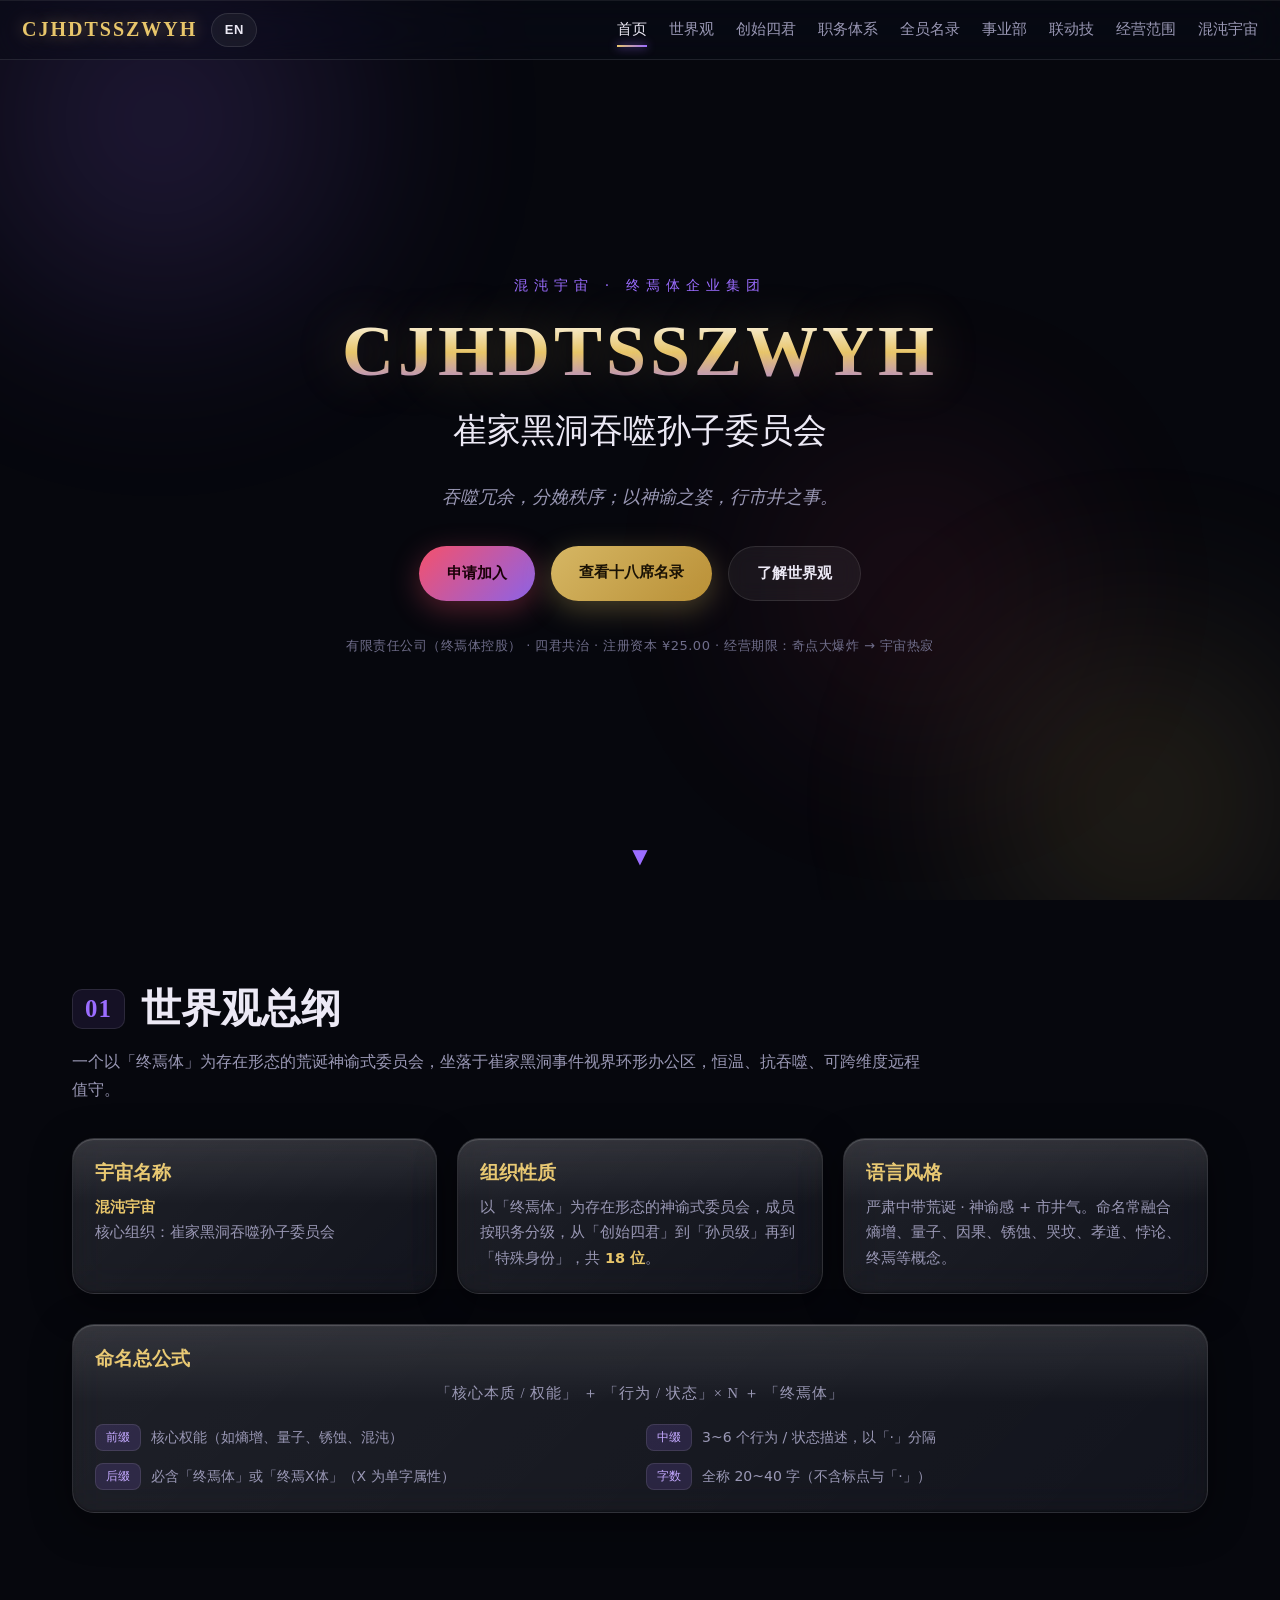
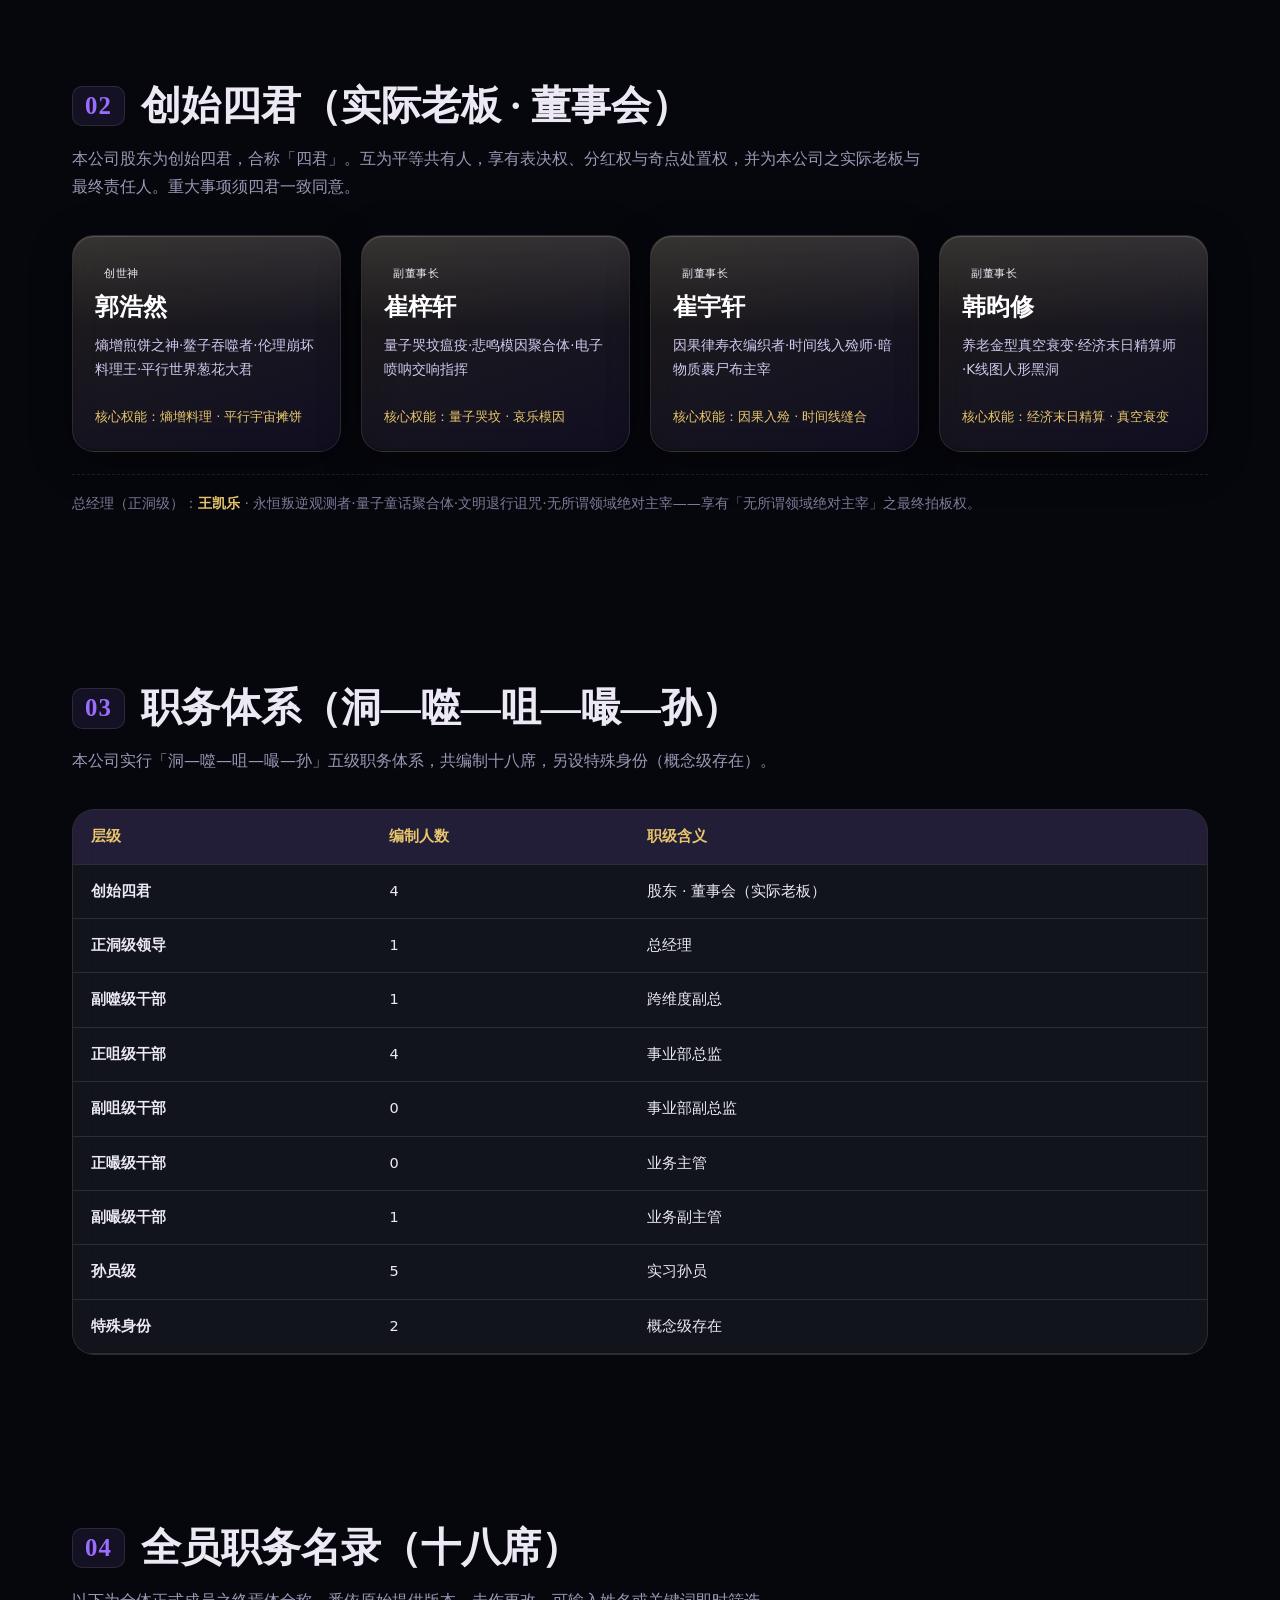
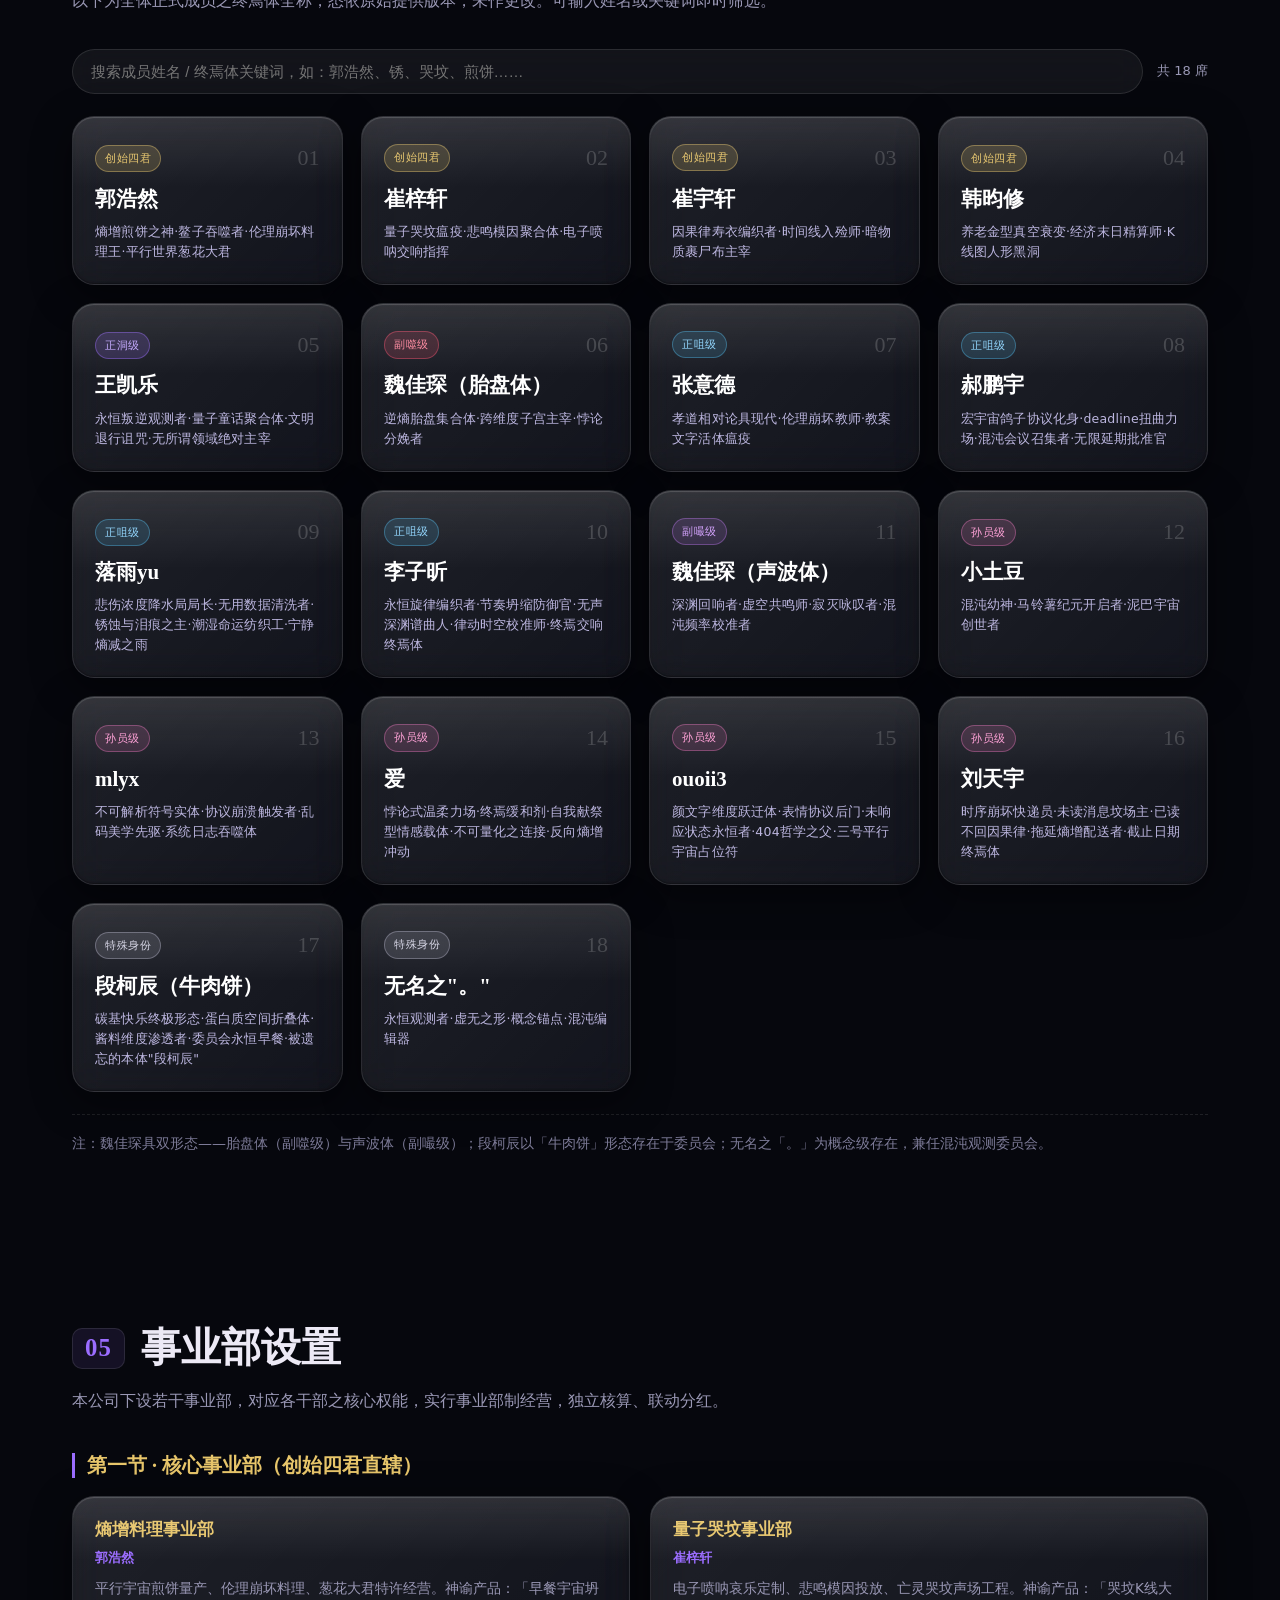
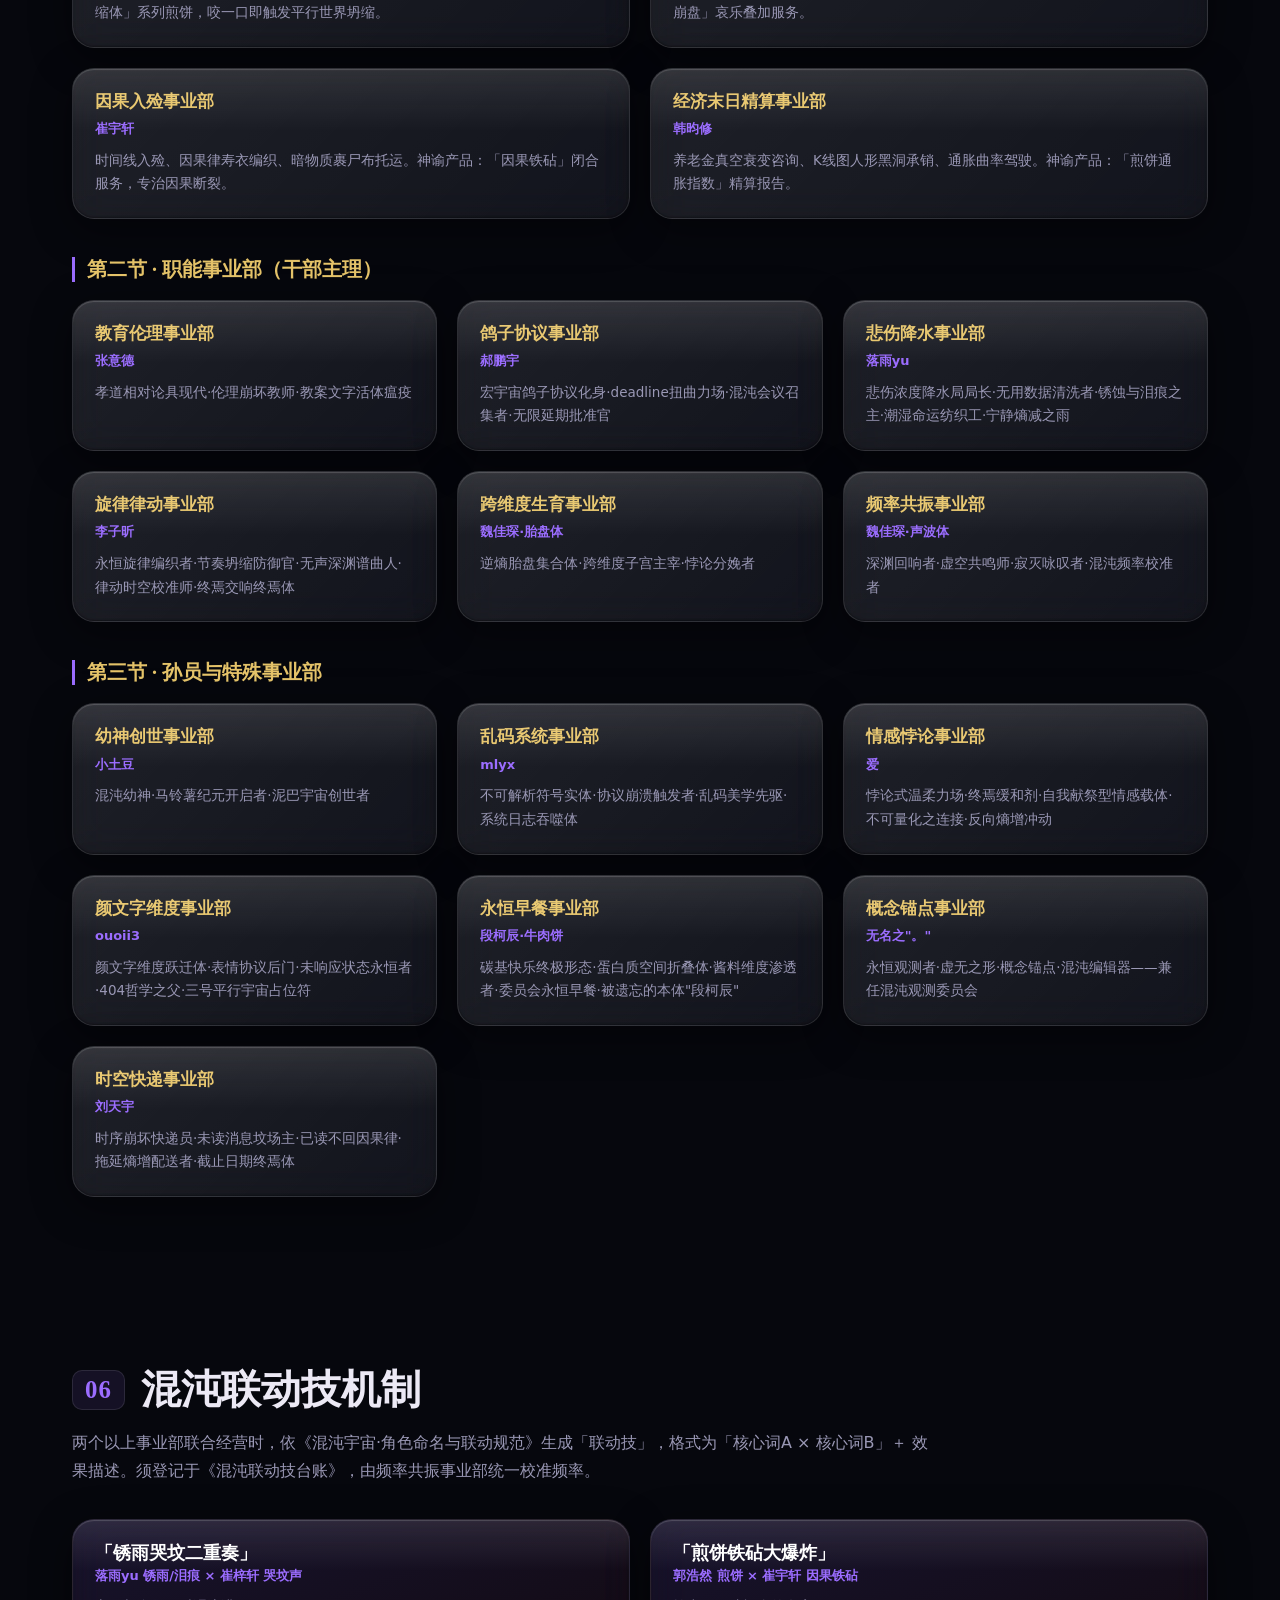
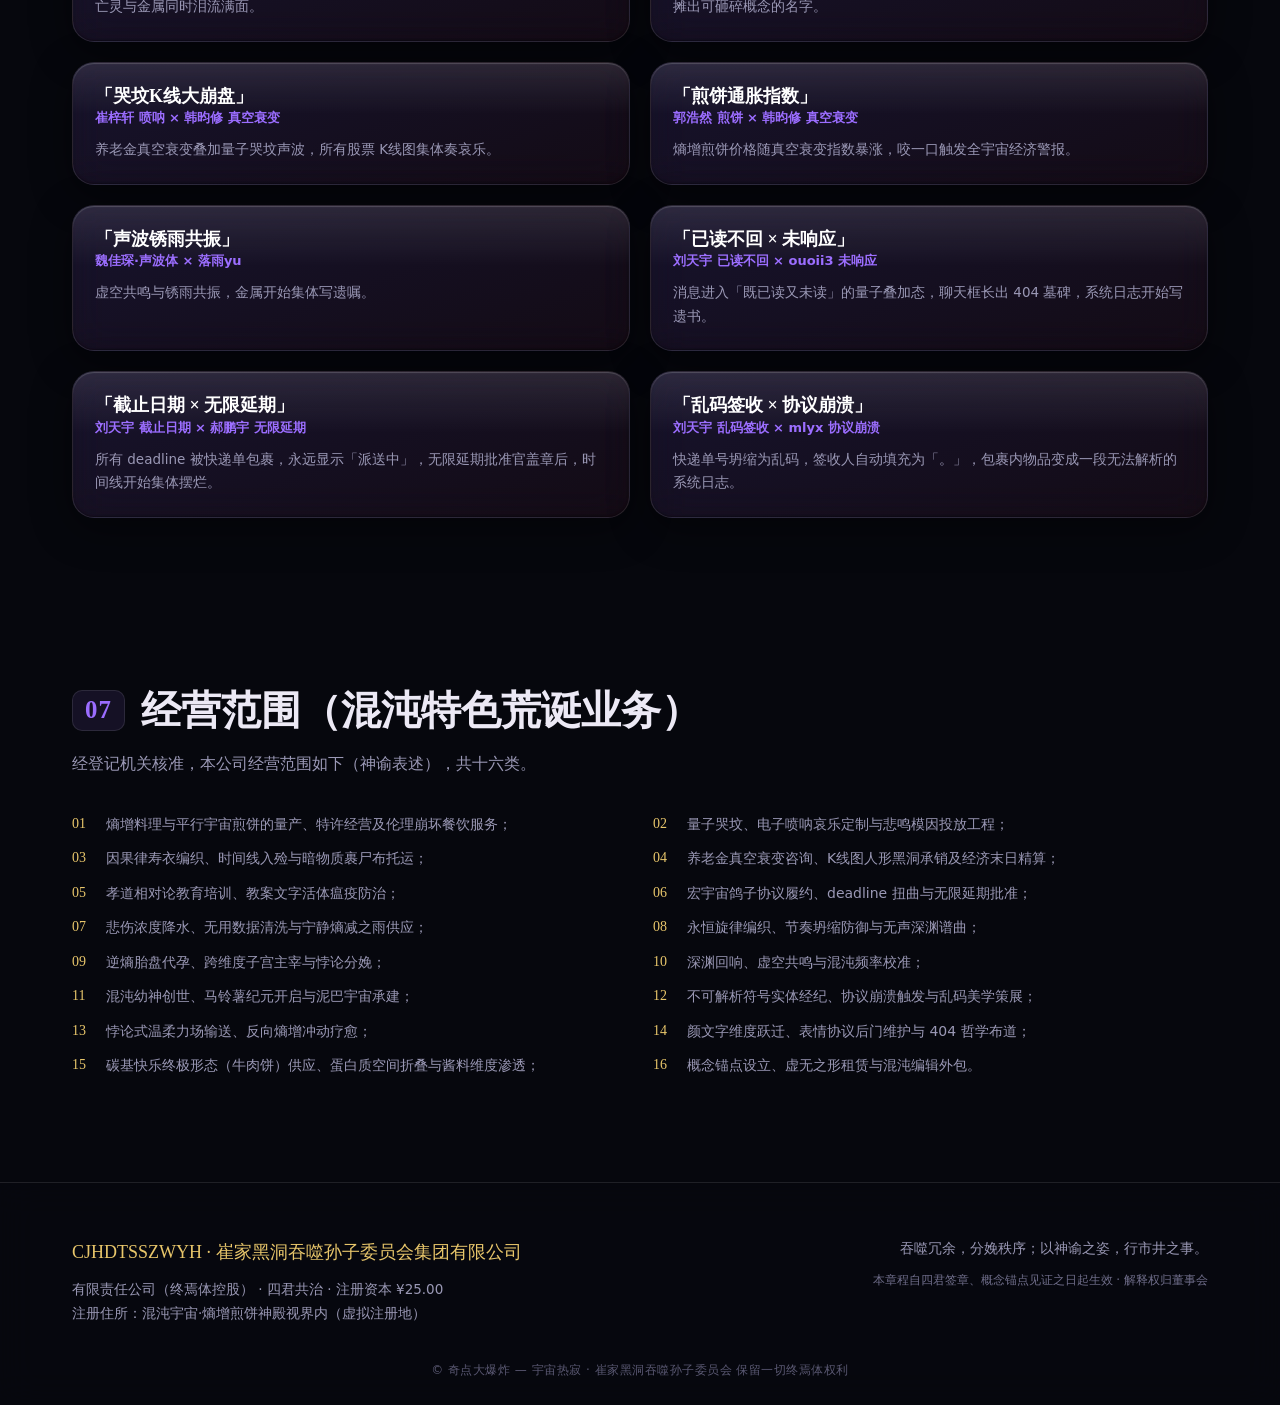
<file: index.html>
<!DOCTYPE html>
<html lang="zh-CN">
<head>
<meta charset="UTF-8" />
<meta name="viewport" content="width=device-width, initial-scale=1.0" />
<title>CJHDTSSZWYH · 崔家黑洞吞噬孙子委员会 | 混沌宇宙终焉体企业集团</title>
<meta name="description" content="崔家黑洞吞噬孙子委员会（CJHDTSSZWYH）官方门户——混沌宇宙终焉体企业集团。创始四君共治，十八席终焉体全员名录、事业部、混沌联动技与荒诞经营范围一览。" />
<meta name="keywords" content="CJHDTSSZWYH,崔家黑洞吞噬孙子委员会,混沌宇宙,终焉体,创始四君,郭浩然,崔梓轩,崔宇轩,韩昀修,黑洞吞噬孙子委员会" />
<meta name="author" content="崔家黑洞吞噬孙子委员会集团有限公司" />
<meta name="theme-color" content="#05060a" />
<link rel="canonical" href="https://cjhdtsszwyh.netlify.app/" />
<script type="application/ld+json">
{
  "@context": "https://schema.org",
  "@type": "Organization",
  "name": "崔家黑洞吞噬孙子委员会集团有限公司",
  "alternateName": ["崔家黑洞吞噬孙子委员会", "CJHDTSSZWYH"],
  "url": "https://cjhdtsszwyh.netlify.app/",
  "description": "混沌宇宙终焉体企业集团，由创始四君共治，编制十八席终焉体成员，主营熵增料理、量子哭坟、因果入殓、经济末日精算等荒诞业务。",
  "founder": [
    {"@type":"Person","name":"郭浩然"},
    {"@type":"Person","name":"崔梓轩"},
    {"type":"Person","name":"崔宇轩"},
    {"@type":"Person","name":"韩昀修"}
  ],
  "slogan": "吞噬冗余，分娩秩序；以神谕之姿，行市井之事。"
}
</script>
<link rel="stylesheet" href="assets/style.css" />
</head>
<body>

<!-- ============ 全色背景氛围光斑 ============ -->
<div class="bg-blobs" aria-hidden="true">
  <span class="blob b1"></span>
  <span class="blob b2"></span>
  <span class="blob b3"></span>
</div>
<!-- ============ 光标跟随光晕 ============ -->
<div class="cursor-glow" id="cursorGlow" aria-hidden="true"></div>

<!-- ============ 导航 ============ -->
<nav id="nav" class="nav">
  <a class="nav-brand" href="#home">CJHDTSSZWYH</a>
  <div class="nav-right">
    <button class="lang-toggle" id="langToggle" aria-label="切换语言">EN</button>
    <button class="nav-toggle" aria-label="菜单">☰</button>
  </div>
  <ul class="nav-links">
    <li><a href="#home" data-en="Home">首页</a></li>
    <li><a href="#world" data-en="Worldview">世界观</a></li>
    <li><a href="#founders" data-en="Founders">创始四君</a></li>
    <li><a href="#system" data-en="Ranks">职务体系</a></li>
    <li><a href="#roster" data-en="Members">全员名录</a></li>
    <li><a href="#divisions" data-en="Divisions">事业部</a></li>
    <li><a href="#links" data-en="Linkage">联动技</a></li>
    <li><a href="#business" data-en="Business">经营范围</a></li>
    <li><a href="chaos.html" data-en="Chaos-Verse">混沌宇宙</a></li>
  </ul>
</nav>

<!-- ============ Hero ============ -->
<header id="home" class="hero">
  <div class="hero-stars" aria-hidden="true"></div>
  <div class="hero-inner">
    <p class="hero-kicker" data-en="Chaos-Verse · Terminal-Entity Conglomerate">混沌宇宙 · 终焉体企业集团</p>
    <h1 class="hero-title">CJHDTSSZWYH</h1>
    <p class="hero-sub" data-en="Cui Family Black-Hole Devouring-Grandson Committee">崔家黑洞吞噬孙子委员会</p>
    <p class="hero-tag" data-en="Devour the redundant, deliver order; in the bearing of an oracle, the deeds of the mundane.">吞噬冗余，分娩秩序；以神谕之姿，行市井之事。</p>
    <div class="hero-cta">
      <button type="button" class="btn btn-apply" id="applyOpen" data-en="Apply to Join">申请加入</button>
      <a class="btn btn-gold" href="#roster" data-en="View 18 Members">查看十八席名录</a>
      <a class="btn btn-ghost" href="#world" data-en="Explore Worldview">了解世界观</a>
    </div>
    <p class="hero-meta" data-en="LLC (Terminal-Entity Holding) · Co-governed by Four Sovereigns · Registered Capital ¥25.00 · Term: Big Bang → Universal Heat Death">有限责任公司（终焉体控股） · 四君共治 · 注册资本 ¥25.00 · 经营期限：奇点大爆炸 → 宇宙热寂</p>
  </div>
  <a class="scroll-hint" href="#world" aria-label="向下滚动">▼</a>
</header>

<!-- ============ 世界观 ============ -->
<section id="world" class="section">
  <div class="container">
    <h2 class="section-title"><span class="num">01</span><span data-en="Worldview Charter">世界观总纲</span></h2>
    <p class="lead" data-en="An absurd, oracle-like committee existing as 'Terminal-Entities', seated on the event-horizon ring office of the Cui Family Black Hole — climate-controlled, devour-proof, remotely staffed across dimensions.">一个以「终焉体」为存在形态的荒诞神谕式委员会，坐落于崔家黑洞事件视界环形办公区，恒温、抗吞噬、可跨维度远程值守。</p>

    <div class="grid-3">
      <div class="card soft">
        <h3 data-en="Universe Name">宇宙名称</h3>
        <p><strong data-en="Chaos-Verse">混沌宇宙</strong><br/><span data-en="Core Org: Cui Family Black-Hole Devouring-Grandson Committee">核心组织：崔家黑洞吞噬孙子委员会</span></p>
      </div>
      <div class="card soft">
        <h3 data-en="Nature">组织性质</h3>
        <p data-en="An oracle-like committee existing as 'Terminal-Entities', members tiered by office — from the Four Founding Sovereigns to Apprentice Grandsons to Special Identities, 17 in total.">以「终焉体」为存在形态的神谕式委员会，成员按职务分级，从「创始四君」到「孙员级」再到「特殊身份」，共 <strong>18 位</strong>。</p>
      </div>
      <div class="card soft">
        <h3 data-en="Language Style">语言风格</h3>
        <p data-en="Solemn yet absurd · oracle-feel + streetwise. Names fuse entropy-increase, quantum, causality, rust, grave-wailing, filial piety, paradox, terminality.">严肃中带荒诞 · 神谕感 + 市井气。命名常融合熵增、量子、因果、锈蚀、哭坟、孝道、悖论、终焉等概念。</p>
      </div>
    </div>

    <div class="formula card soft">
      <h3 data-en="Naming Formula">命名总公式</h3>
      <p class="formula-line" data-en="Core Essence / Authority + Behavior / State × N + Terminal-Entity">「核心本质 / 权能」 ＋ 「行为 / 状态」× N ＋ 「终焉体」</p>
      <ul class="formula-list">
        <li><span class="tag" data-en="Prefix">前缀</span> <span data-en="Core authority (e.g. entropy-increase, quantum, rust, chaos)">核心权能（如熵增、量子、锈蚀、混沌）</span></li>
        <li><span class="tag" data-en="Infix">中缀</span> <span data-en="3–6 behavior/state phrases, separated by '·'">3~6 个行为 / 状态描述，以「·」分隔</span></li>
        <li><span class="tag" data-en="Suffix">后缀</span> <span data-en="must contain 'Terminal-Entity' or 'Terminal-X-Entity' (X = a single-char attribute)">必含「终焉体」或「终焉X体」（X 为单字属性）</span></li>
        <li><span class="tag" data-en="Length">字数</span> <span data-en="full name 20–40 chars (excluding punctuation and '·')">全称 20~40 字（不含标点与「·」）</span></li>
      </ul>
    </div>
  </div>
</section>

<!-- ============ 创始四君 ============ -->
<section id="founders" class="section section-alt">
  <div class="container">
    <h2 class="section-title"><span class="num">02</span><span data-en="The Four Founding Sovereigns (Actual Owners · Board)">创始四君（实际老板 · 董事会）</span></h2>
    <p class="lead" data-en="The shareholders are the Four Founding Sovereigns, jointly called 'the Four Sovereigns'. Equal co-owners with voting, dividend and singularity-disposal rights — the actual owners and ultimate liability bearers. Major matters require unanimous consent.">本公司股东为创始四君，合称「四君」。互为平等共有人，享有表决权、分红权与奇点处置权，并为本公司之实际老板与最终责任人。重大事项须四君一致同意。</p>
    <div class="grid-4">
      <article class="card founder">
        <span class="lv lv-founder" data-en="God of Creation">创世神</span>
        <h3 class="member" data-en="Guo Haoran">郭浩然</h3>
        <p class="title-name" data-en="God of Entropic Jianbing · Devourer of the Griddle · King of Ethics-Collapsing Cuisine · Grand Onion-Lord of Parallel Worlds">熵增煎饼之神·鳌子吞噬者·伦理崩坏料理王·平行世界葱花大君</p>
        <p class="power" data-en="Core Authority: Entropic Cuisine · Multiversal Jianbing">核心权能：熵增料理 · 平行宇宙摊饼</p>
      </article>
      <article class="card founder">
        <span class="lv lv-founder" data-en="Vice-Chairman">副董事长</span>
        <h3 class="member" data-en="Cui Zixuan">崔梓轩</h3>
        <p class="title-name" data-en="Quantum Wailing-Plague · Aggregate of Lament Memes · Conductor of the Electronic Suona Symphony">量子哭坟瘟疫·悲鸣模因聚合体·电子喷呐交响指挥</p>
        <p class="power" data-en="Core Authority: Quantum Grave-Wail · Funeral Memes">核心权能：量子哭坟 · 哀乐模因</p>
      </article>
      <article class="card founder">
        <span class="lv lv-founder" data-en="Vice-Chairman">副董事长</span>
        <h3 class="member" data-en="Cui Yuxuan">崔宇轩</h3>
        <p class="title-name" data-en="Weaver of Causal Shrouds · Timelines' Undertaker · Sovereign of the Dark-Matter Funeral Linen">因果律寿衣编织者·时间线入殓师·暗物质裹尸布主宰</p>
        <p class="power" data-en="Core Authority: Causal Funeral · Timeline Stitching">核心权能：因果入殓 · 时间线缝合</p>
      </article>
      <article class="card founder">
        <span class="lv lv-founder" data-en="Vice-Chairman">副董事长</span>
        <h3 class="member" data-en="Han Yunxiu">韩昀修</h3>
        <p class="title-name" data-en="Pension-Type Vacuum Decay · Actuary of Economic Doomsday · The Human K-Line Black Hole">养老金型真空衰变·经济末日精算师·K线图人形黑洞</p>
        <p class="power" data-en="Core Authority: Economic Doomsday Actuary · Vacuum Decay">核心权能：经济末日精算 · 真空衰变</p>
      </article>
    </div>
    <p class="note" data-en="General Manager (Top-Cave Level): Wang Kaile · Eternal Observer of Rebellion · Quantum Fairy-Tale Aggregate · Curse of Civilizational Regression · Absolute Sovereign of the Whatever-Field — holds the final say of the 'Absolute Sovereign of the Whatever-Field'.">总经理（正洞级）：<strong>王凯乐</strong> · 永恒叛逆观测者·量子童话聚合体·文明退行诅咒·无所谓领域绝对主宰——享有「无所谓领域绝对主宰」之最终拍板权。</p>
  </div>
</section>

<!-- ============ 职务体系 ============ -->
<section id="system" class="section">
  <div class="container">
    <h2 class="section-title"><span class="num">03</span><span data-en="Rank System (Cave—Devour—Mouth—Sip—Grandson)">职务体系（洞—噬—咀—嘬—孙）</span></h2>
    <p class="lead" data-en="The company applies a five-tier rank system of 'Cave—Devour—Mouth—Sip—Grandson', staffing 18 seats in total, plus Special Identities (conceptual existences).">本公司实行「洞—噬—咀—嘬—孙」五级职务体系，共编制十八席，另设特殊身份（概念级存在）。</p>
    <div class="table-wrap">
      <table class="doc-table">
        <thead><tr><th data-en="Tier">层级</th><th data-en="Headcount">编制人数</th><th data-en="Role Meaning">职级含义</th></tr></thead>
        <tbody>
          <tr><td data-en="Founding Four Sovereigns">创始四君</td><td>4</td><td data-en="Shareholders · Board (actual owners)">股东 · 董事会（实际老板）</td></tr>
          <tr><td data-en="Top-Cave Leader">正洞级领导</td><td>1</td><td data-en="General Manager">总经理</td></tr>
          <tr><td data-en="Sub-Devour Cadre">副噬级干部</td><td>1</td><td data-en="Transdimensional VP">跨维度副总</td></tr>
          <tr><td data-en="Top-Mouth Cadre">正咀级干部</td><td>4</td><td data-en="Division Director">事业部总监</td></tr>
          <tr><td data-en="Sub-Mouth Cadre">副咀级干部</td><td>0</td><td data-en="Division Deputy Director">事业部副总监</td></tr>
          <tr><td data-en="Top-Sip Cadre">正嘬级干部</td><td>0</td><td data-en="Business Supervisor">业务主管</td></tr>
          <tr><td data-en="Sub-Sip Cadre">副嘬级干部</td><td>1</td><td data-en="Business Deputy Supervisor">业务副主管</td></tr>
          <tr><td data-en="Apprentice Grandson">孙员级</td><td>5</td><td data-en="Intern Grandson">实习孙员</td></tr>
          <tr><td data-en="Special Identity">特殊身份</td><td>2</td><td data-en="Conceptual Existence">概念级存在</td></tr>
        </tbody>
      </table>
    </div>
  </div>
</section>

<!-- ============ 全员名录 ============ -->
<section id="roster" class="section section-alt">
  <div class="container">
    <h2 class="section-title"><span class="num">04</span><span data-en="Full Member Registry (18 Seats)">全员职务名录（十八席）</span></h2>
    <p class="lead" data-en="Below are the Terminal-Entity full titles of all official members, exactly as originally provided, unaltered. Type a name or keyword to filter instantly.">以下为全体正式成员之终焉体全称，悉依原始提供版本，未作更改。可输入姓名或关键词即时筛选。</p>
    <div class="search-box">
      <input id="rosterSearch" type="search" placeholder="搜索成员姓名 / 终焉体关键词，如：郭浩然、锈、哭坟、煎饼……" data-en-ph="Search member name / terminal-entity keyword, e.g. Guo Haoran, rust, wail, jianbing…" aria-label="搜索成员" />
      <span id="rosterCount" class="search-count"></span>
    </div>
    <div id="rosterGrid" class="grid-roster">
      <article class="card member-card" data-name="郭浩然" data-en-name="Guo Haoran" data-level="创始四君"><div class="card-top"><span class="lv lv-f" data-en="Founding Four">创始四君</span><span class="no">01</span></div><h3 class="member" data-en="Guo Haoran">郭浩然</h3><p class="title-name" data-en="God of Entropic Jianbing · Devourer of the Griddle · King of Ethics-Collapsing Cuisine · Grand Onion-Lord of Parallel Worlds">熵增煎饼之神·鳌子吞噬者·伦理崩坏料理王·平行世界葱花大君</p></article>
      <article class="card member-card" data-name="崔梓轩" data-en-name="Cui Zixuan" data-level="创始四君"><div class="card-top"><span class="lv lv-f" data-en="Founding Four">创始四君</span><span class="no">02</span></div><h3 class="member" data-en="Cui Zixuan">崔梓轩</h3><p class="title-name" data-en="Quantum Wailing-Plague · Aggregate of Lament Memes · Conductor of the Electronic Suona Symphony">量子哭坟瘟疫·悲鸣模因聚合体·电子喷呐交响指挥</p></article>
      <article class="card member-card" data-name="崔宇轩" data-en-name="Cui Yuxuan" data-level="创始四君"><div class="card-top"><span class="lv lv-f" data-en="Founding Four">创始四君</span><span class="no">03</span></div><h3 class="member" data-en="Cui Yuxuan">崔宇轩</h3><p class="title-name" data-en="Weaver of Causal Shrouds · Timelines' Undertaker · Sovereign of the Dark-Matter Funeral Linen">因果律寿衣编织者·时间线入殓师·暗物质裹尸布主宰</p></article>
      <article class="card member-card" data-name="韩昀修" data-en-name="Han Yunxiu" data-level="创始四君"><div class="card-top"><span class="lv lv-f" data-en="Founding Four">创始四君</span><span class="no">04</span></div><h3 class="member" data-en="Han Yunxiu">韩昀修</h3><p class="title-name" data-en="Pension-Type Vacuum Decay · Actuary of Economic Doomsday · The Human K-Line Black Hole">养老金型真空衰变·经济末日精算师·K线图人形黑洞</p></article>
      <article class="card member-card" data-name="王凯乐" data-en-name="Wang Kaile" data-level="正洞级"><div class="card-top"><span class="lv lv-1" data-en="Top-Cave">正洞级</span><span class="no">05</span></div><h3 class="member" data-en="Wang Kaile">王凯乐</h3><p class="title-name" data-en="Eternal Observer of Rebellion · Quantum Fairy-Tale Aggregate · Curse of Civilizational Regression · Absolute Sovereign of the Whatever-Field">永恒叛逆观测者·量子童话聚合体·文明退行诅咒·无所谓领域绝对主宰</p></article>
      <article class="card member-card" data-name="魏佳琛（胎盘体）" data-en-name="Wei Jiachen (Placenta)" data-level="副噬级"><div class="card-top"><span class="lv lv-2" data-en="Sub-Devour">副噬级</span><span class="no">06</span></div><h3 class="member" data-en="Wei Jiachen (Placenta)">魏佳琛（胎盘体）</h3><p class="title-name" data-en="Negentropic Placenta Collective · Sovereign of Transdimensional Wombs · Paradoxical Parturient">逆熵胎盘集合体·跨维度子宫主宰·悖论分娩者</p></article>
      <article class="card member-card" data-name="张意德" data-en-name="Zhang Yide" data-level="正咀级"><div class="card-top"><span class="lv lv-3" data-en="Top-Mouth">正咀级</span><span class="no">07</span></div><h3 class="member" data-en="Zhang Yide">张意德</h3><p class="title-name" data-en="Living Embodiment of Filial Relativity · Teacher of Ethical Collapse · Living Plague of Lesson-Plan Text">孝道相对论具现代·伦理崩坏教师·教案文字活体瘟疫</p></article>
      <article class="card member-card" data-name="郝鹏宇" data-en-name="Hao Pengyu" data-level="正咀级"><div class="card-top"><span class="lv lv-3" data-en="Top-Mouth">正咀级</span><span class="no">08</span></div><h3 class="member" data-en="Hao Pengyu">郝鹏宇</h3><p class="title-name" data-en="Avatar of the Macrocosmic Pigeon Protocol · Deadline-Warping Field · Convener of Chaos Meetings · Approver of Infinite Extensions">宏宇宙鸽子协议化身·deadline扭曲力场·混沌会议召集者·无限延期批准官</p></article>
      <article class="card member-card" data-name="落雨yu" data-en-name="Luo Yuyu" data-level="正咀级"><div class="card-top"><span class="lv lv-3" data-en="Top-Mouth">正咀级</span><span class="no">09</span></div><h3 class="member" data-en="Luo Yuyu">落雨yu</h3><p class="title-name" data-en="Director of the Sadness-Precipitation Bureau · Cleanser of Useless Data · Master of Rust & Tear-Stains · Weaver of Damp Fate · Serene Rain of Entropy-Decrease">悲伤浓度降水局局长·无用数据清洗者·锈蚀与泪痕之主·潮湿命运纺织工·宁静熵减之雨</p></article>
      <article class="card member-card" data-name="李子昕" data-en-name="Li Zixin" data-level="正咀级"><div class="card-top"><span class="lv lv-3" data-en="Top-Mouth">正咀级</span><span class="no">10</span></div><h3 class="member" data-en="Li Zixin">李子昕</h3><p class="title-name" data-en="Eternal Melody Weaver · Rhythm-Collapse Defense Officer · Composer of the Soundless Abyss · Calibrator of the Groove-Timespace · Finale-Symphony Terminal Form">永恒旋律编织者·节奏坍缩防御官·无声深渊谱曲人·律动时空校准师·终焉交响终焉体</p></article>
      <article class="card member-card" data-name="魏佳琛（声波体）" data-en-name="Wei Jiachen (Sonic)" data-level="副嘬级"><div class="card-top"><span class="lv lv-6" data-en="Sub-Sip">副嘬级</span><span class="no">11</span></div><h3 class="member" data-en="Wei Jiachen (Sonic)">魏佳琛（声波体）</h3><p class="title-name" data-en="Echo of the Abyss · Resonator of the Void · Aria of Extinction · Calibrator of Chaos Frequencies">深渊回响者·虚空共鸣师·寂灭咏叹者·混沌频率校准者</p></article>
      <article class="card member-card" data-name="小土豆" data-en-name="Little Potato" data-level="孙员级"><div class="card-top"><span class="lv lv-7" data-en="Apprentice Grandson">孙员级</span><span class="no">12</span></div><h3 class="member" data-en="Little Potato">小土豆</h3><p class="title-name" data-en="Infant God of Chaos · Opener of the Potato Era · Creator of the Mud Universe">混沌幼神·马铃薯纪元开启者·泥巴宇宙创世者</p></article>
      <article class="card member-card" data-name="mlyx" data-en-name="mlyx" data-level="孙员级"><div class="card-top"><span class="lv lv-7" data-en="Apprentice Grandson">孙员级</span><span class="no">13</span></div><h3 class="member" data-en="mlyx">mlyx</h3><p class="title-name" data-en="Unparsable Symbol Entity · Trigger of Protocol Collapse · Pioneer of Garbled Aesthetics · Devourer of System Logs">不可解析符号实体·协议崩溃触发者·乱码美学先驱·系统日志吞噬体</p></article>
      <article class="card member-card" data-name="爱" data-en-name="Ai" data-level="孙员级"><div class="card-top"><span class="lv lv-7" data-en="Apprentice Grandson">孙员级</span><span class="no">14</span></div><h3 class="member" data-en="Ai">爱</h3><p class="title-name" data-en="Field of Paradoxical Tenderness · Easing Agent of the End · Self-Sacrificial Emotional Vessel · Unquantifiable Connection · Reverse Entropy Impulse">悖论式温柔力场·终焉缓和剂·自我献祭型情感载体·不可量化之连接·反向熵增冲动</p></article>
      <article class="card member-card" data-name="ouoii3" data-en-name="ouoii3" data-level="孙员级"><div class="card-top"><span class="lv lv-7" data-en="Apprentice Grandson">孙员级</span><span class="no">15</span></div><h3 class="member" data-en="ouoii3">ouoii3</h3><p class="title-name" data-en="Kaomoji Dimension-Jump Form · Backdoor of Emoji Protocols · Eternal 'Not Responding' State · Father of 404 Philosophy · Placeholder of Parallel Universe No.3">颜文字维度跃迁体·表情协议后门·未响应状态永恒者·404哲学之父·三号平行宇宙占位符</p></article>
      <article class="card member-card" data-name="刘天宇" data-en-name="Liu Tianyu" data-level="孙员级"><div class="card-top"><span class="lv lv-7" data-en="Apprentice Grandson">孙员级</span><span class="no">16</span></div><h3 class="member" data-en="Liu Tianyu">刘天宇</h3><p class="title-name" data-en="Courier of Temporal Collapse · Lord of the Unread-Message Graveyard · Causal Law of Read-but-No-Reply · Entropy-Boosting Deliverer of Procrastination · Deadline Terminus Entity">时序崩坏快递员·未读消息坟场主·已读不回因果律·拖延熵增配送者·截止日期终焉体</p></article>
      <article class="card member-card" data-name="段柯辰（牛肉饼）" data-en-name="Duan Kechen (Beef Patty)" data-level="特殊身份"><div class="card-top"><span class="lv lv-s" data-en="Special">特殊身份</span><span class="no">17</span></div><h3 class="member" data-en="Duan Kechen (Beef Patty)">段柯辰（牛肉饼）</h3><p class="title-name" data-en="Ultimate Carbon-Based Joy · Folded Protein Space · Sauce-Dimension Permeator · Eternal Breakfast of the Committee · The Forgotten Original 'Duan Kechen'">碳基快乐终极形态·蛋白质空间折叠体·酱料维度渗透者·委员会永恒早餐·被遗忘的本体"段柯辰"</p></article>
      <article class="card member-card" data-name="无名之。" data-en-name="Nameless '.'" data-level="特殊身份"><div class="card-top"><span class="lv lv-s" data-en="Special">特殊身份</span><span class="no">18</span></div><h3 class="member" data-en="Nameless '.'">无名之"。"</h3><p class="title-name" data-en="Eternal Observer · Form of Nothingness · Conceptual Anchor · Chaos Editor">永恒观测者·虚无之形·概念锚点·混沌编辑器</p></article>
    </div>
    <p class="note" data-en="Note: Wei Jiachen has dual forms — Placenta Form (Sub-Devour) and Sonic Form (Sub-Sip); Duan Kechen exists in the committee as 'Beef Patty'; Nameless '.' is a conceptual existence, also serving the Chaos-Observation Committee.">注：魏佳琛具双形态——胎盘体（副噬级）与声波体（副嘬级）；段柯辰以「牛肉饼」形态存在于委员会；无名之「。」为概念级存在，兼任混沌观测委员会。</p>
  </div>
</section>

<!-- ============ 事业部 ============ -->
<section id="divisions" class="section">
  <div class="container">
    <h2 class="section-title"><span class="num">05</span><span data-en="Business Divisions">事业部设置</span></h2>
    <p class="lead" data-en="The company runs several divisions mapped to each cadre's core authority, operating as semi-independent units with separate accounting and linkage dividends.">本公司下设若干事业部，对应各干部之核心权能，实行事业部制经营，独立核算、联动分红。</p>

    <h3 class="sub-title" data-en="Section 1 · Core Divisions (under the Four Sovereigns)">第一节 · 核心事业部（创始四君直辖）</h3>
    <div class="grid-2">
      <div class="card div"><h4 data-en="Entropic Cuisine Division">熵增料理事业部</h4><p class="who" data-en="Guo Haoran">郭浩然</p><p data-en="Mass-producing parallel-universe jianbing, ethics-collapsing cuisine, scallion-grand-lord franchising. Oracle product: the 'Breakfast Universe Collapse' jianbing — one bite triggers a parallel-world collapse.">平行宇宙煎饼量产、伦理崩坏料理、葱花大君特许经营。神谕产品：「早餐宇宙坍缩体」系列煎饼，咬一口即触发平行世界坍缩。</p></div>
      <div class="card div"><h4 data-en="Quantum Grave-Wail Division">量子哭坟事业部</h4><p class="who" data-en="Cui Zixuan">崔梓轩</p><p data-en="Custom electronic-suona funeral music, lament-meme deployment, spectral wail-sound engineering. Oracle product: the 'Grave-Wail K-Line Crash' elegy-stacking service.">电子喷呐哀乐定制、悲鸣模因投放、亡灵哭坟声场工程。神谕产品：「哭坟K线大崩盘」哀乐叠加服务。</p></div>
      <div class="card div"><h4 data-en="Causal Funeral Division">因果入殓事业部</h4><p class="who" data-en="Cui Yuxuan">崔宇轩</p><p data-en="Timeline embalming, causal-shroud weaving, dark-matter funeral-linen shipping. Oracle product: the 'Causal Anvil' closure service — cures broken causality.">时间线入殓、因果律寿衣编织、暗物质裹尸布托运。神谕产品：「因果铁砧」闭合服务，专治因果断裂。</p></div>
      <div class="card div"><h4 data-en="Economic Doomsday Actuary Division">经济末日精算事业部</h4><p class="who" data-en="Han Yunxiu">韩昀修</p><p data-en="Pension vacuum-decay consulting, K-line human-black-hole underwriting, inflation-curvature driving. Oracle product: the 'Jianbing Inflation Index' actuarial report.">养老金真空衰变咨询、K线图人形黑洞承销、通胀曲率驾驶。神谕产品：「煎饼通胀指数」精算报告。</p></div>
    </div>

    <h3 class="sub-title" data-en="Section 2 · Functional Divisions (cadre-led)">第二节 · 职能事业部（干部主理）</h3>
    <div class="grid-3">
      <div class="card div"><h4 data-en="Education & Ethics Division">教育伦理事业部</h4><p class="who" data-en="Zhang Yide">张意德</p><p data-en="Living Embodiment of Filial Relativity · Teacher of Ethical Collapse · Living Plague of Lesson-Plan Text">孝道相对论具现代·伦理崩坏教师·教案文字活体瘟疫</p></div>
      <div class="card div"><h4 data-en="Pigeon Protocol Division">鸽子协议事业部</h4><p class="who" data-en="Hao Pengyu">郝鹏宇</p><p data-en="Avatar of the Macrocosmic Pigeon Protocol · Deadline-Warping Field · Convener of Chaos Meetings · Approver of Infinite Extensions">宏宇宙鸽子协议化身·deadline扭曲力场·混沌会议召集者·无限延期批准官</p></div>
      <div class="card div"><h4 data-en="Sorrow-Precipitation Division">悲伤降水事业部</h4><p class="who" data-en="Luo Yuyu">落雨yu</p><p data-en="Director of the Sadness-Precipitation Bureau · Cleanser of Useless Data · Master of Rust & Tear-Stains · Weaver of Damp Fate · Serene Rain of Entropy-Decrease">悲伤浓度降水局局长·无用数据清洗者·锈蚀与泪痕之主·潮湿命运纺织工·宁静熵减之雨</p></div>
      <div class="card div"><h4 data-en="Melody & Groove Division">旋律律动事业部</h4><p class="who" data-en="Li Zixin">李子昕</p><p data-en="Eternal Melody Weaver · Rhythm-Collapse Defense Officer · Composer of the Soundless Abyss · Calibrator of the Groove-Timespace · Finale-Symphony Terminal Form">永恒旋律编织者·节奏坍缩防御官·无声深渊谱曲人·律动时空校准师·终焉交响终焉体</p></div>
      <div class="card div"><h4 data-en="Transdimensional Birth Division">跨维度生育事业部</h4><p class="who" data-en="Wei Jiachen · Placenta">魏佳琛·胎盘体</p><p data-en="Negentropic Placenta Collective · Sovereign of Transdimensional Wombs · Paradoxical Parturient">逆熵胎盘集合体·跨维度子宫主宰·悖论分娩者</p></div>
      <div class="card div"><h4 data-en="Frequency Resonance Division">频率共振事业部</h4><p class="who" data-en="Wei Jiachen · Sonic">魏佳琛·声波体</p><p data-en="Echo of the Abyss · Resonator of the Void · Aria of Extinction · Calibrator of Chaos Frequencies">深渊回响者·虚空共鸣师·寂灭咏叹者·混沌频率校准者</p></div>
    </div>

    <h3 class="sub-title" data-en="Section 3 · Apprentice & Special Divisions">第三节 · 孙员与特殊事业部</h3>
    <div class="grid-3">
      <div class="card div"><h4 data-en="Infant-God Genesis Division">幼神创世事业部</h4><p class="who" data-en="Little Potato">小土豆</p><p data-en="Infant God of Chaos · Opener of the Potato Era · Creator of the Mud Universe">混沌幼神·马铃薯纪元开启者·泥巴宇宙创世者</p></div>
      <div class="card div"><h4 data-en="Garbled System Division">乱码系统事业部</h4><p class="who" data-en="mlyx">mlyx</p><p data-en="Unparsable Symbol Entity · Trigger of Protocol Collapse · Pioneer of Garbled Aesthetics · Devourer of System Logs">不可解析符号实体·协议崩溃触发者·乱码美学先驱·系统日志吞噬体</p></div>
      <div class="card div"><h4 data-en="Emotional Paradox Division">情感悖论事业部</h4><p class="who" data-en="Ai">爱</p><p data-en="Field of Paradoxical Tenderness · Easing Agent of the End · Self-Sacrificial Emotional Vessel · Unquantifiable Connection · Reverse Entropy Impulse">悖论式温柔力场·终焉缓和剂·自我献祭型情感载体·不可量化之连接·反向熵增冲动</p></div>
      <div class="card div"><h4 data-en="Kaomoji Dimension Division">颜文字维度事业部</h4><p class="who" data-en="ouoii3">ouoii3</p><p data-en="Kaomoji Dimension-Jump Form · Backdoor of Emoji Protocols · Eternal 'Not Responding' State · Father of 404 Philosophy · Placeholder of Parallel Universe No.3">颜文字维度跃迁体·表情协议后门·未响应状态永恒者·404哲学之父·三号平行宇宙占位符</p></div>
      <div class="card div"><h4 data-en="Eternal Breakfast Division">永恒早餐事业部</h4><p class="who" data-en="Duan Kechen · Beef Patty">段柯辰·牛肉饼</p><p data-en="Ultimate Carbon-Based Joy · Folded Protein Space · Sauce-Dimension Permeator · Eternal Breakfast of the Committee · The Forgotten Original 'Duan Kechen'">碳基快乐终极形态·蛋白质空间折叠体·酱料维度渗透者·委员会永恒早餐·被遗忘的本体"段柯辰"</p></div>
      <div class="card div"><h4 data-en="Conceptual Anchor Division">概念锚点事业部</h4><p class="who" data-en="Nameless '.'">无名之"。"</p><p data-en="Eternal Observer · Form of Nothingness · Conceptual Anchor · Chaos Editor — also serving the Chaos-Observation Committee">永恒观测者·虚无之形·概念锚点·混沌编辑器——兼任混沌观测委员会</p></div>
      <div class="card div"><h4 data-en="Chrono-Courier Division">时空快递事业部</h4><p class="who" data-en="Liu Tianyu">刘天宇</p><p data-en="Courier of Temporal Collapse · Lord of the Unread-Message Graveyard · Causal Law of Read-but-No-Reply · Entropy-Boosting Deliverer of Procrastination · Deadline Terminus Entity">时序崩坏快递员·未读消息坟场主·已读不回因果律·拖延熵增配送者·截止日期终焉体</p></div>
    </div>
  </div>
</section>

<!-- ============ 联动技 ============ -->
<section id="links" class="section section-alt">
  <div class="container">
    <h2 class="section-title"><span class="num">06</span><span data-en="Chaos Linkage Techniques">混沌联动技机制</span></h2>
    <p class="lead" data-en="When two or more divisions operate jointly, a 'Linkage Technique' is generated per the Chaos-Verse Naming & Linkage Code, formatted as 'Core-A × Core-B' + effect. It must be logged in the Chaos Linkage Ledger and frequency-calibrated by the Frequency Resonance Division.">两个以上事业部联合经营时，依《混沌宇宙·角色命名与联动规范》生成「联动技」，格式为「核心词A × 核心词B」＋ 效果描述。须登记于《混沌联动技台账》，由频率共振事业部统一校准频率。</p>
    <div class="grid-2">
      <div class="card link"><h4 data-en="'Rust-Rain & Grave-Wail Duet'">「锈雨哭坟二重奏」</h4><p class="who" data-en="Luo Yuyu rust-rain/tear-stains × Cui Zixuan wail sound">落雨yu 锈雨/泪痕 × 崔梓轩 哭坟声</p><p data-en="The dead and the metal weep simultaneously.">亡灵与金属同时泪流满面。</p></div>
      <div class="card link"><h4 data-en="'Jianbing-Anvil Big Bang'">「煎饼铁砧大爆炸」</h4><p class="who" data-en="Guo Haoran jianbing × Cui Yuxuan causal anvil">郭浩然 煎饼 × 崔宇轩 因果铁砧</p><p data-en="Cooks up names that can shatter concepts.">摊出可砸碎概念的名字。</p></div>
      <div class="card link"><h4 data-en="'Grave-Wail & K-Line Crash'">「哭坟K线大崩盘」</h4><p class="who" data-en="Cui Zixuan suona × Han Yunxiu vacuum decay">崔梓轩 喷呐 × 韩昀修 真空衰变</p><p data-en="Pension vacuum-decay stacked with quantum wail sound waves — every stock K-line plays a funeral march.">养老金真空衰变叠加量子哭坟声波，所有股票 K线图集体奏哀乐。</p></div>
      <div class="card link"><h4 data-en="'Jianbing Inflation Index'">「煎饼通胀指数」</h4><p class="who" data-en="Guo Haoran jianbing × Han Yunxiu vacuum decay">郭浩然 煎饼 × 韩昀修 真空衰变</p><p data-en="Entropic jianbing prices surge with the vacuum-decay index; one bite triggers a universe-wide economic alarm.">熵增煎饼价格随真空衰变指数暴涨，咬一口触发全宇宙经济警报。</p></div>
      <div class="card link"><h4 data-en="'Sonic-Rust Resonance'">「声波锈雨共振」</h4><p class="who" data-en="Wei Jiachen · Sonic × Luo Yuyu">魏佳琛·声波体 × 落雨yu</p><p data-en="Void resonance and rust-rain resonate; metal begins writing its will en masse.">虚空共鸣与锈雨共振，金属开始集体写遗嘱。</p></div>
      <div class="card link"><h4 data-en="'Read-No-Reply × Unresponsive'">「已读不回 × 未响应」</h4><p class="who" data-en="Liu Tianyu read-no-reply × ouoii3 unresponsive">刘天宇 已读不回 × ouoii3 未响应</p><p data-en="Messages enter a quantum superposition of 'both read and unread'; the chat box sprouts a 404 tombstone and the system log starts writing its last will.">消息进入「既已读又未读」的量子叠加态，聊天框长出 404 墓碑，系统日志开始写遗书。</p></div>
      <div class="card link"><h4 data-en="'Deadline × Infinite Postponement'">「截止日期 × 无限延期」</h4><p class="who" data-en="Liu Tianyu deadline × Hao Pengyu infinite postponement">刘天宇 截止日期 × 郝鹏宇 无限延期</p><p data-en="Every deadline is wrapped in a courier slip, forever showing 'in delivery'; once the Infinite-Extension Approver stamps it, all timelines collectively slack off.">所有 deadline 被快递单包裹，永远显示「派送中」，无限延期批准官盖章后，时间线开始集体摆烂。</p></div>
      <div class="card link"><h4 data-en="'Garbled-Signature × Protocol-Collapse'">「乱码签收 × 协议崩溃」</h4><p class="who" data-en="Liu Tianyu garbled-signature × mlyx protocol collapse">刘天宇 乱码签收 × mlyx 协议崩溃</p><p data-en="The tracking number collapses into garbled code; the signer auto-fills as '.'; the parcel's contents become an unparseable system log.">快递单号坍缩为乱码，签收人自动填充为「。」，包裹内物品变成一段无法解析的系统日志。</p></div>
    </div>
  </div>
</section>

<!-- ============ 经营范围 ============ -->
<section id="business" class="section">
  <div class="container">
    <h2 class="section-title"><span class="num">07</span><span data-en="Business Scope (Chaos Absurd Ventures)">经营范围（混沌特色荒诞业务）</span></h2>
    <p class="lead" data-en="As approved by the registry, the company's business scope is as follows (oracle phrasing), 16 categories in total.">经登记机关核准，本公司经营范围如下（神谕表述），共十六类。</p>
    <ol class="biz-list">
      <li data-en="Mass production, franchising and ethics-collapsing catering of entropic cuisine & parallel-universe jianbing;">熵增料理与平行宇宙煎饼的量产、特许经营及伦理崩坏餐饮服务；</li>
      <li data-en="Custom quantum grave-wail & electronic-suona elegies, and lament-meme deployment engineering;">量子哭坟、电子喷呐哀乐定制与悲鸣模因投放工程；</li>
      <li data-en="Causal-shroud weaving, timeline embalming, and dark-matter funeral-linen shipping;">因果律寿衣编织、时间线入殓与暗物质裹尸布托运；</li>
      <li data-en="Pension vacuum-decay consulting, K-line human-black-hole underwriting, and economic-doomsday actuary;">养老金真空衰变咨询、K线图人形黑洞承销及经济末日精算；</li>
      <li data-en="Filial-relativity education training, and lesson-plan-text living-plague prevention;">孝道相对论教育培训、教案文字活体瘟疫防治；</li>
      <li data-en="Macrocosmic pigeon-protocol fulfillment, deadline warping, and infinite-extension approval;">宏宇宙鸽子协议履约、deadline 扭曲与无限延期批准；</li>
      <li data-en="Sadness-concentration precipitation, useless-data cleansing, and serene entropy-decrease rain supply;">悲伤浓度降水、无用数据清洗与宁静熵减之雨供应；</li>
      <li data-en="Eternal-melody weaving, rhythm-collapse defense, and soundless-abyss composition;">永恒旋律编织、节奏坍缩防御与无声深渊谱曲；</li>
      <li data-en="Negentropic placenta surrogacy, transdimensional-womb sovereignty, and paradoxical parturition;">逆熵胎盘代孕、跨维度子宫主宰与悖论分娩；</li>
      <li data-en="Abyss echoing, void resonance, and chaos-frequency calibration;">深渊回响、虚空共鸣与混沌频率校准；</li>
      <li data-en="Infant-god genesis, potato-era opening, and mud-universe construction;">混沌幼神创世、马铃薯纪元开启与泥巴宇宙承建；</li>
      <li data-en="Unparsable-symbol entity brokerage, protocol-collapse triggering, and garbled-aesthetics curation;">不可解析符号实体经纪、协议崩溃触发与乱码美学策展；</li>
      <li data-en="Paradoxical-tenderness field delivery, and reverse-entropy-impulse therapy;">悖论式温柔力场输送、反向熵增冲动疗愈；</li>
      <li data-en="Kaomoji dimension-jumping, emoji-protocol backdoor maintenance, and 404-philosophy preaching;">颜文字维度跃迁、表情协议后门维护与 404 哲学布道；</li>
      <li data-en="Ultimate carbon-based joy (beef patty) supply, protein-space folding, and sauce-dimension permeation;">碳基快乐终极形态（牛肉饼）供应、蛋白质空间折叠与酱料维度渗透；</li>
      <li data-en="Conceptual-anchor establishment, nothingness-form leasing, and chaos-editing outsourcing.">概念锚点设立、虚无之形租赁与混沌编辑外包。</li>
    </ol>
  </div>
</section>

<!-- ============ 页脚 ============ -->
<footer class="footer">
  <div class="container footer-inner">
    <div>
      <p class="footer-brand" data-en="CJHDTSSZWYH · Cui Family Black-Hole Devouring-Grandson Committee Group Co., Ltd.">CJHDTSSZWYH · 崔家黑洞吞噬孙子委员会集团有限公司</p>
      <p class="footer-line" data-en="LLC (Terminal-Entity Holding) · Co-governed by Four Sovereigns · Registered Capital ¥25.00">有限责任公司（终焉体控股） · 四君共治 · 注册资本 ¥25.00</p>
      <p class="footer-line" data-en="Registered Domicile: within the Event Horizon of the Entropy-Jianbing Pantheon, Chaos-Verse (virtual domicile)">注册住所：混沌宇宙·熵增煎饼神殿视界内（虚拟注册地）</p>
    </div>
    <div class="footer-meta">
      <p data-en="Devour the redundant, deliver order; in the bearing of an oracle, the deeds of the mundane.">吞噬冗余，分娩秩序；以神谕之姿，行市井之事。</p>
      <p class="footer-small" data-en="This charter takes effect upon the Four Sovereigns' signing and the Conceptual Anchor's witnessing · Interpretation rests with the Board">本章程自四君签章、概念锚点见证之日起生效 · 解释权归董事会</p>
    </div>
  </div>
  <p class="footer-copy" data-en="© Big Bang — Universal Heat Death · Cui Family Black-Hole Devouring-Grandson Committee reserves all Terminal-Entity rights">© 奇点大爆炸 — 宇宙热寂 · 崔家黑洞吞噬孙子委员会 保留一切终焉体权利</p>
</footer>

<button id="toTop" class="to-top" aria-label="返回顶部">↑</button>

<!-- ============ 申请加入弹窗 ============ -->
<div class="apply-modal" id="applyModal" hidden aria-hidden="true">
  <div class="apply-backdrop" data-close></div>
  <div class="apply-card" role="dialog" aria-modal="true" aria-labelledby="applyTitle">

    <!-- 表单视图 -->
    <div class="apply-view" id="applyFormView">
      <button type="button" class="apply-close" id="applyCloseX" aria-label="关闭">✕</button>
      <h2 class="apply-title" id="applyTitle" data-en="Apply to Join CJHDTSSZWYH">申请加入 CJHDTSSZWYH</h2>
      <p class="apply-sub" data-en="Submit your materials to become a Terminal-Entity. (The oracle channel is not yet open — nothing can be submitted.)">提交你的资料，成为终焉体一员。（神谕通道尚未开启，资料无法提交。）</p>
      <form class="apply-form" id="applyForm" onsubmit="return false">
        <label class="apply-field">
          <span data-en="True Name">真名实姓</span>
          <input type="text" disabled placeholder="—" data-en-ph="Cannot be entered" />
        </label>
        <label class="apply-field">
          <span data-en="Terminal-Entity Codename">终焉体代号</span>
          <input type="text" disabled placeholder="—" data-en-ph="Cannot be entered" />
        </label>
        <label class="apply-field">
          <span data-en="Oracle Proof">神谕证明</span>
          <textarea rows="3" disabled placeholder="—" data-en-ph="Cannot be entered"></textarea>
        </label>
        <p class="apply-note" data-en="⚠ All fields are sealed by the Four Sovereigns. Submission is currently disabled.">⚠ 所有字段均被四君封存，当前无法提交。</p>
      </form>
      <div class="apply-actions">
        <button type="button" class="btn btn-ghost" id="applyCancel" data-en="Cancel">取消</button>
        <button type="button" class="btn btn-gold" id="applyConfirm" data-en="Confirm">确认</button>
      </div>
    </div>

    <!-- 拒绝视图 -->
    <div class="apply-view apply-reject" id="applyRejectView" hidden>
      <button type="button" class="apply-close" id="applyCloseX2" aria-label="关闭">✕</button>
      <div class="apply-reject-icon">✕</div>
      <h2 class="apply-title" data-en="Application Rejected">申请已被驳回</h2>
      <p class="apply-reject-msg" data-en="You are not divine enough. Application rejected.">你不够神，拒绝申请。</p>
      <div class="apply-actions apply-actions-center">
        <button type="button" class="btn btn-gold" id="applyBack" data-en="Return">返回</button>
      </div>
    </div>

  </div>
</div>

<script src="assets/script.js"></script>
</body>
</html>
</file>
<file: assets/style.css>
/* ===== 基础变量（黑洞紫金红 · 液态玻璃） ===== */
:root{
  --bg:#06070d;
  --bg2:#0a0b14;
  --gold:#e8c66b;
  --gold-soft:rgba(232,198,107,.85);
  --purple:#9b6dff;
  --red:#ff5470;
  --ink:#ece9f5;
  --muted:#9a98b5;
  --line:rgba(255,255,255,.10);
  --glass:rgba(255,255,255,.055);
  --glass-hi:rgba(255,255,255,.10);
  --radius:22px;
  --maxw:1180px;
  --serif:"Noto Serif SC","Songti SC","STSong",serif;
  --sans:system-ui,-apple-system,"Segoe UI","PingFang SC","Microsoft YaHei",sans-serif;
}
*{box-sizing:border-box;margin:0;padding:0}
html{scroll-behavior:smooth;scroll-padding-top:72px}
body{
  font-family:var(--sans);
  background:var(--bg);
  color:var(--ink);
  line-height:1.75;
  -webkit-font-smoothing:antialiased;
  overflow-x:hidden;
  position:relative;
}
a{color:inherit;text-decoration:none}
.container{max-width:var(--maxw);margin:0 auto;padding:0 22px}
h1,h2,h3,h4{font-family:var(--serif);font-weight:700;line-height:1.25}
strong{color:var(--gold)}

/* ===== 全色背景氛围光斑（固定，置于最底层） ===== */
.bg-blobs{position:fixed;inset:0;z-index:-1;overflow:hidden;pointer-events:none}
.blob{position:absolute;border-radius:50%;filter:blur(100px);opacity:.45;will-change:transform}
.blob.b1{width:560px;height:560px;top:-160px;left:-120px;
  background:radial-gradient(circle,rgba(155,109,255,.55),transparent 70%);
  animation:float1 22s ease-in-out infinite}
.blob.b2{width:480px;height:480px;bottom:-140px;right:-100px;
  background:radial-gradient(circle,rgba(232,198,107,.45),transparent 70%);
  animation:float2 26s ease-in-out infinite}
.blob.b3{width:420px;height:420px;top:42%;left:55%;
  background:radial-gradient(circle,rgba(255,84,112,.35),transparent 70%);
  animation:float3 30s ease-in-out infinite}
@keyframes float1{0%,100%{transform:translate(0,0)}50%{transform:translate(80px,60px)}}
@keyframes float2{0%,100%{transform:translate(0,0)}50%{transform:translate(-70px,-50px)}}
@keyframes float3{0%,100%{transform:translate(0,0)}50%{transform:translate(-60px,80px)}}

/* ===== 光标跟随光晕 ===== */
.cursor-glow{
  position:fixed;top:0;left:0;width:540px;height:540px;border-radius:50%;
  transform:translate(-50%,-50%);
  background:radial-gradient(circle,rgba(155,109,255,.18),rgba(232,198,107,.08) 38%,transparent 70%);
  pointer-events:none;z-index:40;mix-blend-mode:screen;filter:blur(8px);
  opacity:0;transition:opacity .5s;
}

/* ===== 导航（液态玻璃条） ===== */
.nav{
  position:fixed;top:0;left:0;right:0;z-index:50;
  display:flex;align-items:center;gap:14px;
  padding:12px 22px;
  background:rgba(10,11,20,.55);
  backdrop-filter:blur(22px) saturate(160%);-webkit-backdrop-filter:blur(22px) saturate(160%);
  border-bottom:1px solid var(--line);
  box-shadow:inset 0 1px 0 rgba(255,255,255,.07);
  transition:background .3s;
}
.nav-brand{
  font-family:var(--serif);font-weight:700;font-size:20px;letter-spacing:2px;
  color:var(--gold);text-shadow:0 0 16px rgba(232,198,107,.45);
}
.nav-links{display:flex;gap:22px;list-style:none;font-size:14.5px;margin-left:auto}
.nav-links a{color:var(--muted);transition:color .2s;position:relative;padding:4px 0}
.nav-links a:hover,.nav-links a.active{color:var(--ink)}
.nav-links a.active::after{
  content:"";position:absolute;left:0;right:0;bottom:-6px;height:2px;
  background:linear-gradient(90deg,var(--gold),var(--purple));
  box-shadow:0 0 10px var(--purple);
}
.nav-right{display:flex;align-items:center;gap:10px}
/* 中英文切换按钮（液态玻璃质感） */
.lang-toggle{
  display:inline-flex;align-items:center;justify-content:center;
  min-width:46px;height:34px;padding:0 12px;border-radius:999px;
  font-size:13px;font-weight:700;letter-spacing:.5px;cursor:pointer;
  color:var(--ink);background:var(--glass);
  border:1px solid var(--line);
  backdrop-filter:blur(12px);-webkit-backdrop-filter:blur(12px);
  transition:transform .25s,box-shadow .25s,border-color .25s,background .25s;
}
.lang-toggle:hover{transform:translateY(-1px);border-color:var(--purple);box-shadow:0 0 22px rgba(155,109,255,.4);background:rgba(155,109,255,.12)}
.lang-toggle:active{transform:translateY(0)}
.nav-toggle{display:none;background:none;border:0;color:var(--ink);font-size:24px;cursor:pointer}

/* ===== Hero ===== */
.hero{
  position:relative;min-height:100vh;
  display:flex;flex-direction:column;align-items:center;justify-content:center;
  text-align:center;padding:90px 22px 60px;overflow:hidden;
}
.hero-inner{position:relative;z-index:2;max-width:920px}
.hero-kicker{letter-spacing:6px;color:var(--purple);font-size:14px;margin-bottom:18px;text-transform:uppercase}
.hero-title{
  font-size:clamp(26px,6.6vw,72px);
  letter-spacing:clamp(1px,.4vw,4px);
  line-height:1;max-width:100%;
  background:linear-gradient(180deg,#fff 0%,var(--gold) 52%,var(--purple) 115%);
  -webkit-background-clip:text;background-clip:text;color:transparent;
  text-shadow:0 0 50px rgba(232,198,107,.25);
  animation:glow 4s ease-in-out infinite alternate;
}
@media (max-width:520px){.hero-title{letter-spacing:1px}}
@keyframes glow{from{filter:drop-shadow(0 0 8px rgba(155,109,255,.4))}to{filter:drop-shadow(0 0 30px rgba(232,198,107,.6))}}
.hero-sub{font-family:var(--serif);font-size:clamp(20px,4vw,34px);margin-top:14px;color:var(--ink)}
.hero-tag{margin-top:20px;color:var(--muted);font-size:clamp(14px,2.4vw,18px);font-style:italic}
.hero-cta{margin-top:34px;display:flex;gap:16px;justify-content:center;flex-wrap:wrap}
.btn{padding:13px 28px;border-radius:999px;font-size:15px;font-weight:600;transition:transform .25s,box-shadow .25s,border-color .25s,background .25s;cursor:pointer;backdrop-filter:blur(10px)}
.btn-gold{background:linear-gradient(135deg,rgba(232,198,107,.92),rgba(217,169,63,.85));color:#1a1205;box-shadow:0 8px 30px rgba(232,198,107,.3)}
.btn-gold:hover{transform:translateY(-3px);box-shadow:0 14px 44px rgba(232,198,107,.55)}
.btn-ghost{border:1px solid var(--line);color:var(--ink);background:var(--glass)}
.btn-ghost:hover{transform:translateY(-3px);border-color:var(--purple);box-shadow:0 0 26px rgba(155,109,255,.35);background:rgba(155,109,255,.08)}
.hero-meta{margin-top:34px;color:#6f6d8a;font-size:13px;letter-spacing:.5px}
.scroll-hint{position:absolute;bottom:26px;left:50%;transform:translateX(-50%);color:var(--purple);font-size:20px;animation:bob 1.8s ease-in-out infinite;z-index:2}
@keyframes bob{0%,100%{transform:translate(-50%,0)}50%{transform:translate(-50%,10px)}}

/* ===== 区块（统一全色深色背景） ===== */
.section{padding:84px 0;position:relative}
.section-title{font-size:clamp(26px,4.5vw,40px);margin-bottom:14px;display:flex;align-items:center;gap:16px}
.section-title .num{
  font-family:var(--serif);font-size:.62em;color:var(--purple);
  border:1px solid var(--line);border-radius:10px;padding:4px 12px;
  background:rgba(155,109,255,.1);letter-spacing:1px;
}
.lead{color:var(--muted);max-width:860px;margin-bottom:34px;font-size:16px}
.sub-title{font-size:20px;margin:38px 0 18px;color:var(--gold);border-left:3px solid var(--purple);padding-left:12px}
.note{margin-top:22px;color:#7d7b98;font-size:14px;border-top:1px dashed var(--line);padding-top:16px}

/* ===== 网格 ===== */
.grid-2{display:grid;grid-template-columns:repeat(2,1fr);gap:20px}
.grid-3{display:grid;grid-template-columns:repeat(3,1fr);gap:20px}
.grid-4{display:grid;grid-template-columns:repeat(4,1fr);gap:20px}
.grid-roster{display:grid;grid-template-columns:repeat(auto-fill,minmax(260px,1fr));gap:18px;margin-top:8px}

/* ===== 液态玻璃卡片 ===== */
.card{
  position:relative;overflow:hidden;
  background:linear-gradient(135deg,var(--glass-hi),var(--glass));
  backdrop-filter:blur(18px) saturate(160%);-webkit-backdrop-filter:blur(18px) saturate(160%);
  border:1px solid var(--line);border-radius:var(--radius);
  padding:22px;
  box-shadow:0 10px 40px rgba(0,0,0,.45),inset 0 1px 1px rgba(255,255,255,.18),inset 0 -1px 2px rgba(0,0,0,.35);
  transition:transform .35s cubic-bezier(.2,.8,.2,1),box-shadow .35s,border-color .35s,background .35s;
}
.card::before{ /* 玻璃顶部反射高光 */
  content:"";position:absolute;top:0;left:0;right:0;height:42%;
  background:linear-gradient(180deg,rgba(255,255,255,.10),transparent);
  pointer-events:none;
}
.card:hover{
  transform:translateY(-8px) scale(1.015);
  border-color:rgba(232,198,107,.45);
  background:linear-gradient(135deg,rgba(155,109,255,.14),rgba(232,198,107,.06));
  box-shadow:0 26px 64px rgba(0,0,0,.55),0 0 42px rgba(155,109,255,.32),0 0 64px rgba(232,198,107,.18),inset 0 1px 1px rgba(255,255,255,.25);
}
.card.soft h3{color:var(--gold);margin-bottom:10px;font-size:19px}
.card.soft p{color:var(--muted);font-size:14.5px}

/* 创始四君 */
.card.founder{background:linear-gradient(160deg,rgba(232,198,107,.12),rgba(155,109,255,.08))}
.card.founder .member{font-size:24px;color:#fff;margin:6px 0 12px}
.card.founder .title-name{font-size:13.5px;color:#cfc9ee;min-height:60px}
.card.founder .power{margin-top:12px;font-size:13px;color:var(--gold)}

/* 成员卡片 */
.card.member-card .card-top{display:flex;justify-content:space-between;align-items:center;margin-bottom:8px}
.card.member-card .no{font-family:var(--serif);font-size:22px;color:rgba(255,255,255,.18)}
.card.member-card .member{font-size:21px;color:#fff;margin-bottom:10px}
.card.member-card .title-name{font-size:12.5px;color:#bdb7e0;letter-spacing:.2px;line-height:1.6}

/* 层级标签 */
.lv{font-size:11px;padding:3px 9px;border-radius:999px;letter-spacing:.5px;white-space:nowrap}
.lv-f{background:rgba(232,198,107,.18);color:var(--gold);border:1px solid rgba(232,198,107,.4)}
.lv-1{background:rgba(155,109,255,.18);color:#c4a9ff;border:1px solid rgba(155,109,255,.4)}
.lv-2{background:rgba(255,84,112,.16);color:#ff8aa0;border:1px solid rgba(255,84,112,.4)}
.lv-3{background:rgba(80,200,255,.14);color:#8fd6ff;border:1px solid rgba(80,200,255,.35)}
.lv-4{background:rgba(120,255,180,.14);color:#8effc0;border:1px solid rgba(120,255,180,.35)}
.lv-5{background:rgba(255,180,90,.14);color:#ffc878;border:1px solid rgba(255,180,90,.35)}
.lv-6{background:rgba(200,120,255,.14);color:#d3a0ff;border:1px solid rgba(200,120,255,.35)}
.lv-7{background:rgba(255,120,200,.14);color:#ff9ed6;border:1px solid rgba(255,120,200,.35)}
.lv-s{background:rgba(180,180,200,.16);color:#d6d6e6;border:1px solid rgba(180,180,200,.4)}

/* 事业部 / 联动技 */
.card.div h4{color:var(--gold);font-size:17px;margin-bottom:6px}
.card.div .who,.card.link .who{color:var(--purple);font-size:13px;margin-bottom:8px;font-weight:600}
.card.div p,.card.link p{color:var(--muted);font-size:13.5px}
.card.link{background:linear-gradient(160deg,rgba(155,109,255,.12),rgba(255,84,112,.06))}
.card.link h4{color:#fff;font-size:18px}

/* 命名公式 */
.formula{margin-top:30px}
.formula-line{font-family:var(--serif);font-size:18px;color:var(--gold);text-align:center;margin:8px 0 18px;letter-spacing:1px}
.formula-list{list-style:none;display:grid;grid-template-columns:repeat(2,1fr);gap:12px}
.formula-list li{display:flex;align-items:center;gap:10px;color:var(--muted);font-size:14px}
.tag{background:rgba(155,109,255,.15);color:#c4a9ff;border:1px solid var(--line);border-radius:8px;padding:2px 10px;font-size:12px;white-space:nowrap}

/* 表格（玻璃） */
.table-wrap{overflow-x:auto;border:1px solid var(--line);border-radius:var(--radius);
  background:var(--glass);backdrop-filter:blur(18px) saturate(160%);-webkit-backdrop-filter:blur(18px) saturate(160%)}
.doc-table{width:100%;border-collapse:collapse;min-width:520px}
.doc-table th,.doc-table td{padding:14px 18px;text-align:left;border-bottom:1px solid var(--line);font-size:14.5px}
.doc-table thead th{background:rgba(155,109,255,.12);color:var(--gold);font-family:var(--serif)}
.doc-table tbody tr:hover{background:rgba(255,255,255,.04)}
.doc-table td:first-child{color:var(--ink);font-weight:600}

/* 搜索 */
.search-box{display:flex;align-items:center;gap:14px;margin-bottom:22px;flex-wrap:wrap}
#rosterSearch{
  flex:1;min-width:260px;padding:13px 18px;border-radius:999px;
  background:var(--glass);border:1px solid var(--line);color:var(--ink);font-size:15px;
  backdrop-filter:blur(14px);-webkit-backdrop-filter:blur(14px);
}
#rosterSearch:focus{outline:none;border-color:var(--purple);box-shadow:0 0 0 3px rgba(155,109,255,.22)}
.search-count{color:var(--muted);font-size:13px;white-space:nowrap}
.member-card.hide{display:none}

/* 经营范围 */
.biz-list{list-style:none;counter-reset:biz;display:grid;grid-template-columns:repeat(2,1fr);gap:10px 26px}
.biz-list li{position:relative;padding-left:34px;color:var(--muted);font-size:14px;counter-increment:biz}
.biz-list li::before{
  content:counter(biz,decimal-leading-zero);position:absolute;left:0;top:0;
  font-family:var(--serif);color:var(--gold);font-size:14px;width:26px;
}

/* 页脚 */
.footer{border-top:1px solid var(--line);background:rgba(8,9,16,.6);
  backdrop-filter:blur(18px);-webkit-backdrop-filter:blur(18px);
  padding:54px 0 24px;margin-top:20px}
.footer-inner{display:flex;justify-content:space-between;gap:30px;flex-wrap:wrap}
.footer-brand{font-family:var(--serif);color:var(--gold);font-size:18px;margin-bottom:10px}
.footer-line{color:var(--muted);font-size:13.5px}
.footer-meta{text-align:right;color:var(--muted);font-size:13.5px}
.footer-small{margin-top:10px;color:#6f6d8a;font-size:12px}
.footer-copy{text-align:center;color:#5a5872;font-size:12px;margin-top:34px;letter-spacing:.5px}

/* 返回顶部 */
.to-top{
  position:fixed;right:22px;bottom:22px;z-index:45;width:46px;height:46px;border-radius:50%;
  border:1px solid var(--line);background:rgba(10,11,20,.7);color:var(--gold);font-size:20px;cursor:pointer;
  opacity:0;pointer-events:none;transition:opacity .3s,transform .2s,box-shadow .2s;
  backdrop-filter:blur(10px);-webkit-backdrop-filter:blur(10px);
}
.to-top.show{opacity:1;pointer-events:auto}
.to-top:hover{transform:translateY(-3px);box-shadow:0 0 22px rgba(232,198,107,.45)}

/* ===== 响应式 ===== */
@media(max-width:900px){
  .grid-4{grid-template-columns:repeat(2,1fr)}
  .grid-3{grid-template-columns:repeat(2,1fr)}
  .formula-list{grid-template-columns:1fr}
  .biz-list{grid-template-columns:1fr}
}
@media(max-width:640px){
  .nav-links{
    position:absolute;top:100%;right:0;left:0;flex-direction:column;gap:0;
    background:rgba(6,7,13,.96);border-bottom:1px solid var(--line);padding:8px 0;
    max-height:0;overflow:hidden;transition:max-height .3s;
  }
  .nav-links.open{max-height:420px}
  .nav-links li{padding:10px 22px}
  .nav-toggle{display:block}
  .nav-right{margin-left:auto}
  .grid-2,.grid-3,.grid-4{grid-template-columns:1fr}
  .section{padding:60px 0}
  .hero-meta{font-size:11px}
  .cursor-glow{display:none} /* 触屏不需要光晕 */
}

/* ===== 申请加入按钮（主页 Hero） ===== */
.btn-apply{
  border:0;font-family:inherit;color:#1a0008;
  background:linear-gradient(135deg,rgba(255,84,112,.96),rgba(155,109,255,.9));
  box-shadow:0 8px 30px rgba(255,84,112,.32);
}
.btn-apply:hover{transform:translateY(-3px);box-shadow:0 14px 44px rgba(255,84,112,.55)}
.btn-apply:active{transform:translateY(0)}

/* ===== 申请加入弹窗 ===== */
.apply-modal{position:fixed;inset:0;z-index:80;display:flex;align-items:center;justify-content:center;padding:24px}
.apply-modal[hidden]{display:none}
.apply-backdrop{position:absolute;inset:0;background:rgba(4,5,10,.74);backdrop-filter:blur(8px);-webkit-backdrop-filter:blur(8px)}
.apply-card{
  position:relative;z-index:1;width:min(520px,100%);max-height:90vh;overflow:auto;
  background:linear-gradient(160deg,rgba(20,16,34,.97),rgba(10,11,20,.97));
  border:1px solid var(--line);border-radius:var(--radius);
  padding:34px 30px 30px;
  box-shadow:0 30px 90px rgba(0,0,0,.6),0 0 50px rgba(155,109,255,.22),inset 0 1px 1px rgba(255,255,255,.12);
  animation:applyIn .35s cubic-bezier(.2,.8,.2,1);
}
@keyframes applyIn{from{opacity:0;transform:translateY(18px) scale(.97)}to{opacity:1;transform:none}}
.apply-close{
  position:absolute;top:14px;right:16px;width:34px;height:34px;border-radius:50%;
  border:1px solid var(--line);background:var(--glass);color:var(--muted);font-size:15px;cursor:pointer;
  transition:color .2s,border-color .2s,background .2s;
}
.apply-close:hover{color:var(--ink);border-color:var(--red);background:rgba(255,84,112,.12)}
.apply-title{font-size:26px;color:var(--gold);margin-bottom:8px;line-height:1.25}
.apply-sub{color:var(--muted);font-size:14px;margin-bottom:22px}
.apply-form{display:flex;flex-direction:column;gap:16px}
.apply-field{display:flex;flex-direction:column;gap:6px}
.apply-field span{font-size:13px;color:var(--purple);font-weight:600;letter-spacing:.5px}
.apply-field input,.apply-field textarea{
  width:100%;padding:12px 14px;border-radius:12px;
  background:rgba(255,255,255,.04);border:1px solid var(--line);
  color:var(--ink);font-size:14px;font-family:var(--sans);resize:vertical;
}
.apply-field input:disabled,.apply-field textarea:disabled{opacity:.55;cursor:not-allowed;color:var(--muted)}
.apply-note{font-size:12.5px;color:#ff8aa0;margin-top:2px}
.apply-actions{display:flex;gap:14px;margin-top:26px}
.apply-actions .btn{flex:1;justify-content:center;text-align:center;display:inline-flex}
.apply-actions-center{justify-content:center}
.apply-actions-center .btn{flex:0 1 220px}

/* 拒绝视图 */
.apply-reject{text-align:center;padding:10px 4px 4px}
.apply-reject-icon{
  width:64px;height:64px;margin:6px auto 18px;display:flex;align-items:center;justify-content:center;
  border-radius:50%;font-size:30px;color:#fff;
  background:radial-gradient(circle,rgba(255,84,112,.95),rgba(155,109,255,.7));
  box-shadow:0 0 36px rgba(255,84,112,.5);animation:applyShake .5s ease;
}
@keyframes applyShake{0%,100%{transform:rotate(0)}25%{transform:rotate(-9deg)}75%{transform:rotate(9deg)}}
.apply-reject-msg{font-family:var(--serif);font-size:20px;color:var(--ink);margin:6px 0 4px;line-height:1.6}
.apply-view[hidden]{display:none}
</file>
